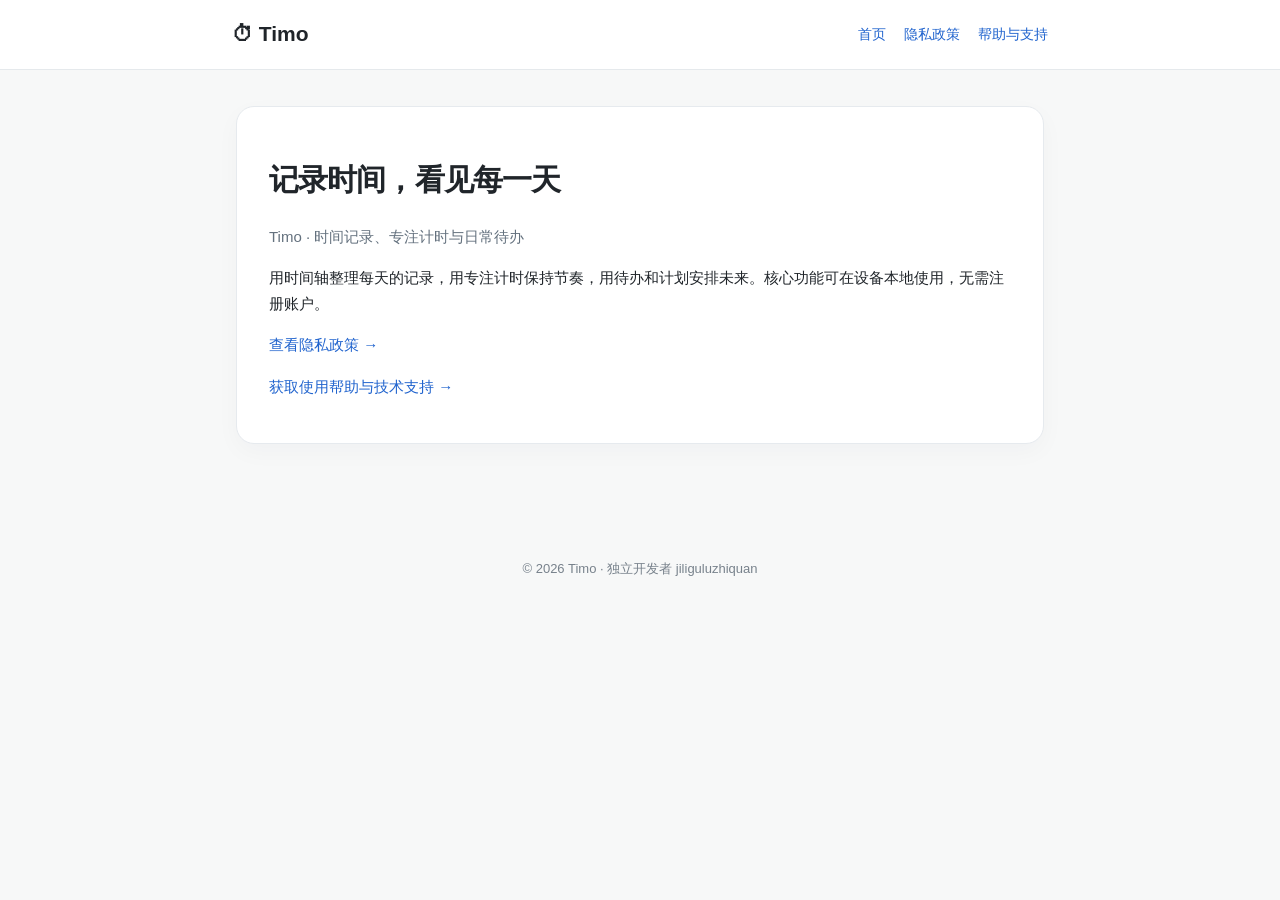
<file: index.html>
<!doctype html><html lang="zh-CN"><head><meta charset="utf-8"><meta name="viewport" content="width=device-width,initial-scale=1"><meta name="robots" content="index,follow"><meta name="description" content="Timo 个人时间记录 App · 时间手帐"><title>时间手帐 | Timo</title><link rel="stylesheet" href="style.css"></head><body><header><nav><strong>⏱ Timo</strong><div><a href="index.html">首页</a><a href="privacy.html">隐私政策</a><a href="support.html">帮助与支持</a></div></nav></header><main><article><h1>记录时间，看见每一天</h1><p class="muted">Timo · 时间记录、专注计时与日常待办</p><p>用时间轴整理每天的记录，用专注计时保持节奏，用待办和计划安排未来。核心功能可在设备本地使用，无需注册账户。</p><p><a href="privacy.html">查看隐私政策 →</a></p><p><a href="support.html">获取使用帮助与技术支持 →</a></p></article></main><footer>© 2026 Timo · 独立开发者 jiliguluzhiquan</footer></body></html>
</file>
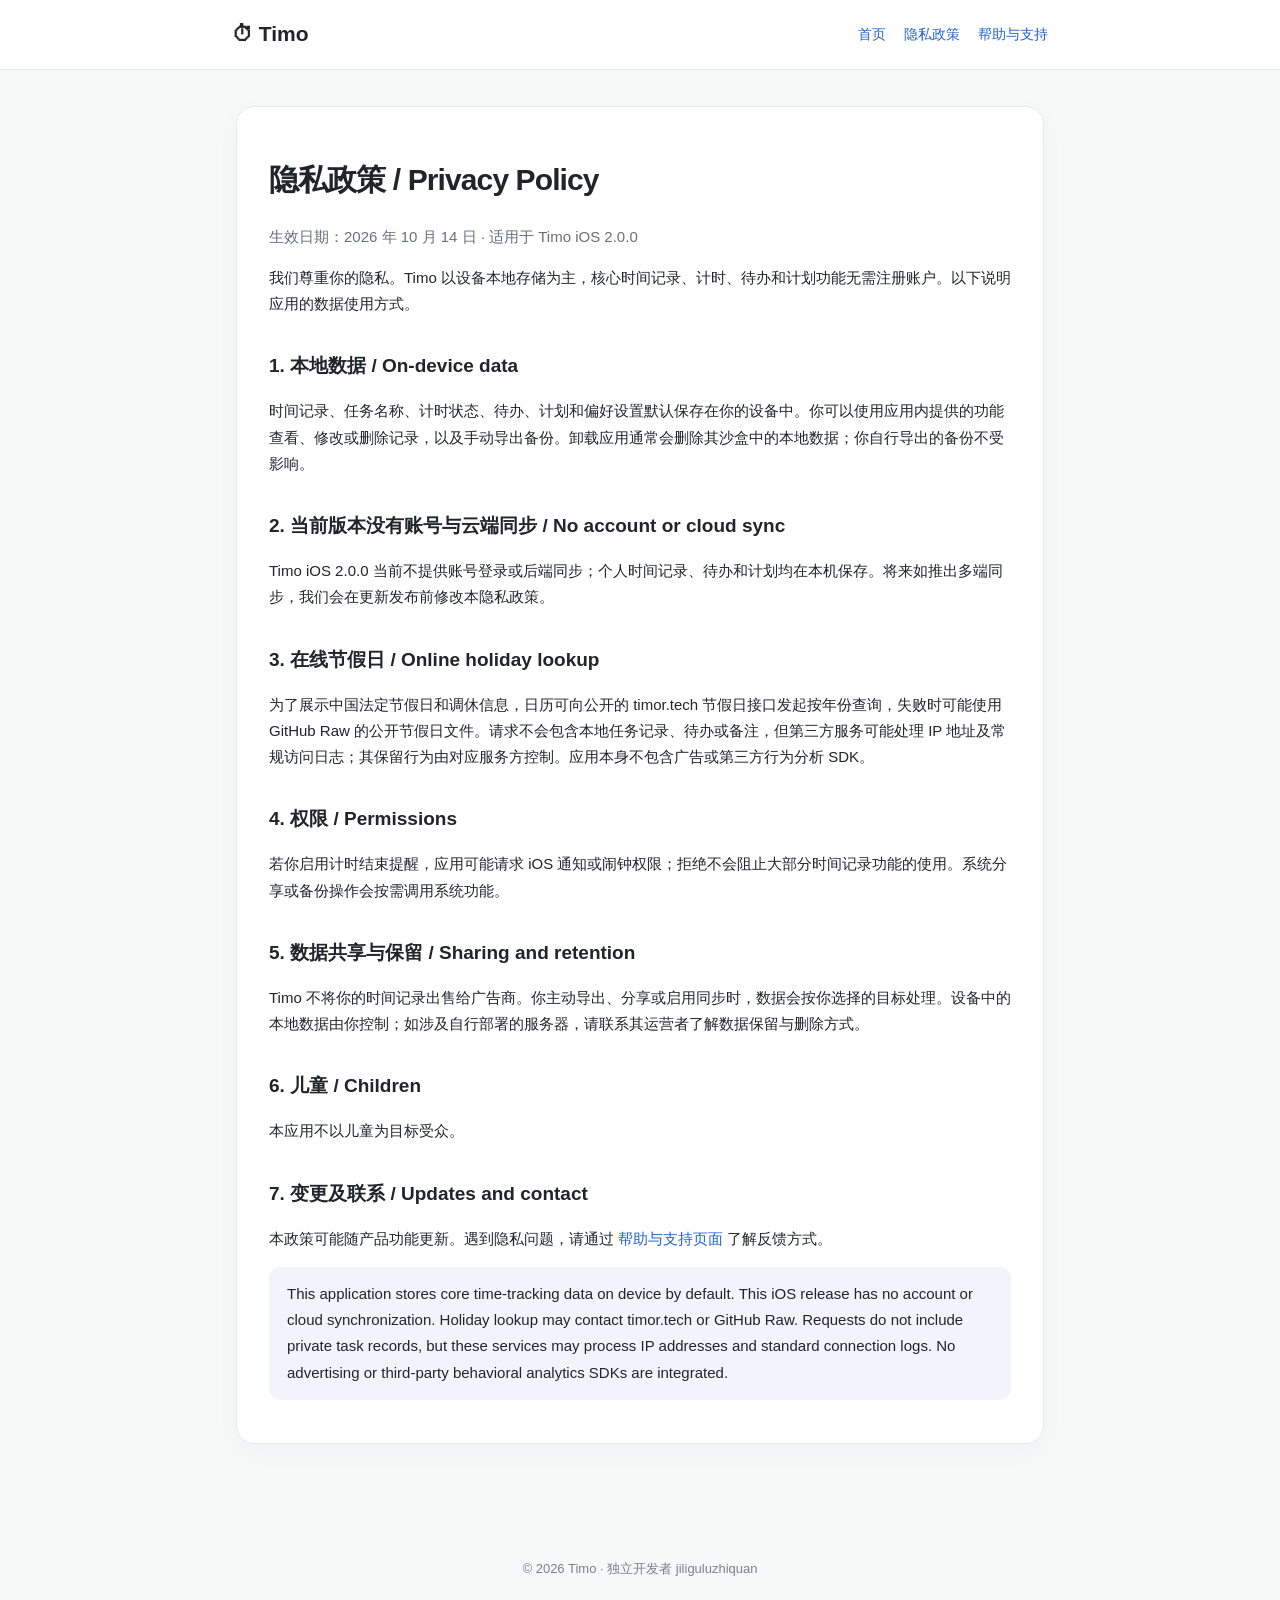
<file: privacy.html>
<!doctype html><html lang="zh-CN"><head><meta charset="utf-8"><meta name="viewport" content="width=device-width,initial-scale=1"><meta name="robots" content="index,follow"><meta name="description" content="Timo 个人时间记录 App · 隐私政策"><title>隐私政策 | Timo</title><link rel="stylesheet" href="style.css"></head><body><header><nav><strong>⏱ Timo</strong><div><a href="index.html">首页</a><a href="privacy.html">隐私政策</a><a href="support.html">帮助与支持</a></div></nav></header><main><article><h1>隐私政策 / Privacy Policy</h1><p class="muted">生效日期：2026 年 10 月 14 日 · 适用于 Timo iOS 2.0.0</p><p>我们尊重你的隐私。Timo 以设备本地存储为主，核心时间记录、计时、待办和计划功能无需注册账户。以下说明应用的数据使用方式。</p><h2>1. 本地数据 / On-device data</h2><p>时间记录、任务名称、计时状态、待办、计划和偏好设置默认保存在你的设备中。你可以使用应用内提供的功能查看、修改或删除记录，以及手动导出备份。卸载应用通常会删除其沙盒中的本地数据；你自行导出的备份不受影响。</p><h2>2. 当前版本没有账号与云端同步 / No account or cloud sync</h2><p>Timo iOS 2.0.0 当前不提供账号登录或后端同步；个人时间记录、待办和计划均在本机保存。将来如推出多端同步，我们会在更新发布前修改本隐私政策。</p><h2>3. 在线节假日 / Online holiday lookup</h2><p>为了展示中国法定节假日和调休信息，日历可向公开的 timor.tech 节假日接口发起按年份查询，失败时可能使用 GitHub Raw 的公开节假日文件。请求不会包含本地任务记录、待办或备注，但第三方服务可能处理 IP 地址及常规访问日志；其保留行为由对应服务方控制。应用本身不包含广告或第三方行为分析 SDK。</p><h2>4. 权限 / Permissions</h2><p>若你启用计时结束提醒，应用可能请求 iOS 通知或闹钟权限；拒绝不会阻止大部分时间记录功能的使用。系统分享或备份操作会按需调用系统功能。</p><h2>5. 数据共享与保留 / Sharing and retention</h2><p>Timo 不将你的时间记录出售给广告商。你主动导出、分享或启用同步时，数据会按你选择的目标处理。设备中的本地数据由你控制；如涉及自行部署的服务器，请联系其运营者了解数据保留与删除方式。</p><h2>6. 儿童 / Children</h2><p>本应用不以儿童为目标受众。</p><h2>7. 变更及联系 / Updates and contact</h2><p>本政策可能随产品功能更新。遇到隐私问题，请通过 <a href="support.html">帮助与支持页面</a> 了解反馈方式。</p><p class="notice">This application stores core time-tracking data on device by default. This iOS release has no account or cloud synchronization. Holiday lookup may contact timor.tech or GitHub Raw. Requests do not include private task records, but these services may process IP addresses and standard connection logs. No advertising or third-party behavioral analytics SDKs are integrated.</p></article></main><footer>© 2026 Timo · 独立开发者 jiliguluzhiquan</footer></body></html>
</file>
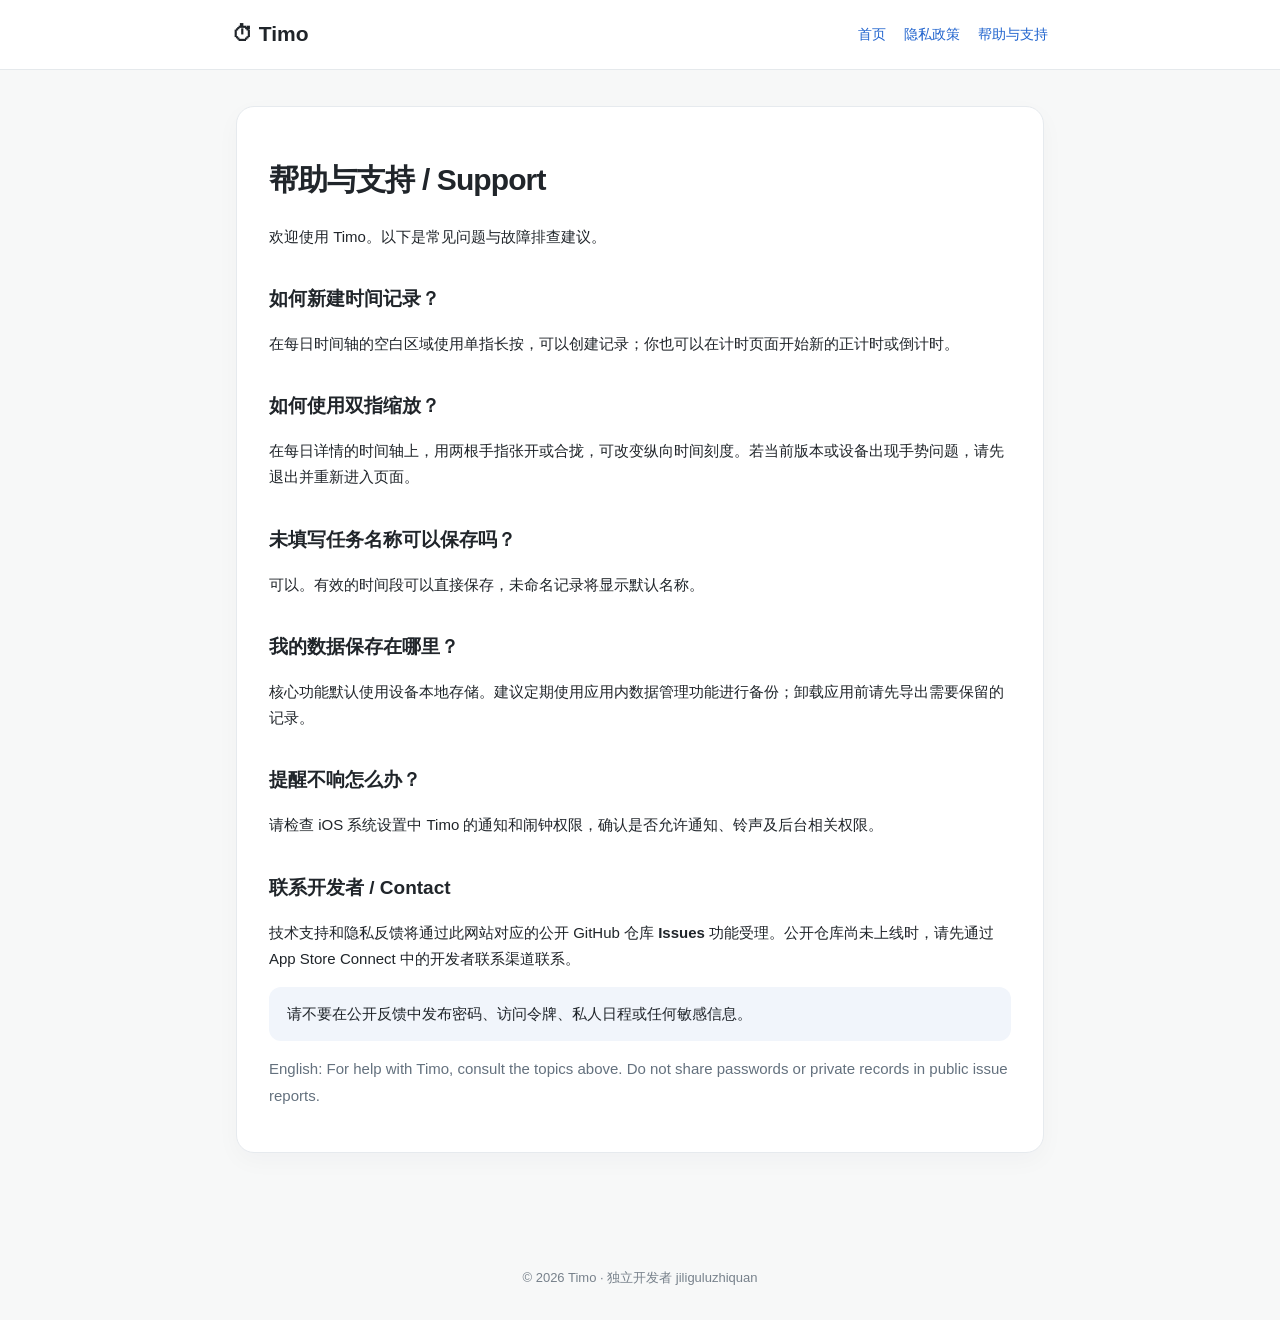
<file: support.html>
<!doctype html><html lang="zh-CN"><head><meta charset="utf-8"><meta name="viewport" content="width=device-width,initial-scale=1"><meta name="robots" content="index,follow"><meta name="description" content="Timo 个人时间记录 App · 帮助与支持"><title>帮助与支持 | Timo</title><link rel="stylesheet" href="style.css"></head><body><header><nav><strong>⏱ Timo</strong><div><a href="index.html">首页</a><a href="privacy.html">隐私政策</a><a href="support.html">帮助与支持</a></div></nav></header><main><article><h1>帮助与支持 / Support</h1><p>欢迎使用 Timo。以下是常见问题与故障排查建议。</p><h2>如何新建时间记录？</h2><p>在每日时间轴的空白区域使用单指长按，可以创建记录；你也可以在计时页面开始新的正计时或倒计时。</p><h2>如何使用双指缩放？</h2><p>在每日详情的时间轴上，用两根手指张开或合拢，可改变纵向时间刻度。若当前版本或设备出现手势问题，请先退出并重新进入页面。</p><h2>未填写任务名称可以保存吗？</h2><p>可以。有效的时间段可以直接保存，未命名记录将显示默认名称。</p><h2>我的数据保存在哪里？</h2><p>核心功能默认使用设备本地存储。建议定期使用应用内数据管理功能进行备份；卸载应用前请先导出需要保留的记录。</p><h2>提醒不响怎么办？</h2><p>请检查 iOS 系统设置中 Timo 的通知和闹钟权限，确认是否允许通知、铃声及后台相关权限。</p><h2>联系开发者 / Contact</h2><p>技术支持和隐私反馈将通过此网站对应的公开 GitHub 仓库 <strong>Issues</strong> 功能受理。公开仓库尚未上线时，请先通过 App Store Connect 中的开发者联系渠道联系。</p><p class="notice">请不要在公开反馈中发布密码、访问令牌、私人日程或任何敏感信息。</p><p class="muted">English: For help with Timo, consult the topics above. Do not share passwords or private records in public issue reports.</p></article></main><footer>© 2026 Timo · 独立开发者 jiliguluzhiquan</footer></body></html>
</file>
<file: style.css>
*{box-sizing:border-box}body{margin:0;background:#f7f8f8;color:#20252a;font-family:-apple-system,BlinkMacSystemFont,"Segoe UI",sans-serif;line-height:1.75}header{border-bottom:1px solid #e5e9ec;background:#fff}nav{max-width:860px;margin:auto;padding:16px 22px;display:flex;justify-content:space-between;align-items:center;gap:18px;flex-wrap:wrap}nav strong{font-size:21px}nav a{margin-left:18px;font-size:14px}a{color:#2164ce;text-decoration:none}a:hover{text-decoration:underline}main{max-width:860px;padding:36px 26px 84px;margin:auto}article{background:#fff;border:1px solid #e6eaee;border-radius:18px;padding:28px 32px;box-shadow:0 8px 24px #18243a08}h1{font-size:30px;letter-spacing:-.03em;line-height:1.3}h2{margin-top:32px;font-size:19px}h3{font-size:16px}p,li{font-size:15px}li{margin:5px 0}ul{padding-left:24px}.muted{color:#64717e}.notice{padding:14px 18px;background:#f1f5fb;border-radius:12px}footer{padding:30px 20px;text-align:center;font-size:13px;color:#77818b}@media(max-width:600px){main{padding:18px 12px 56px}article{padding:22px 20px}h1{font-size:26px}}
</file>
